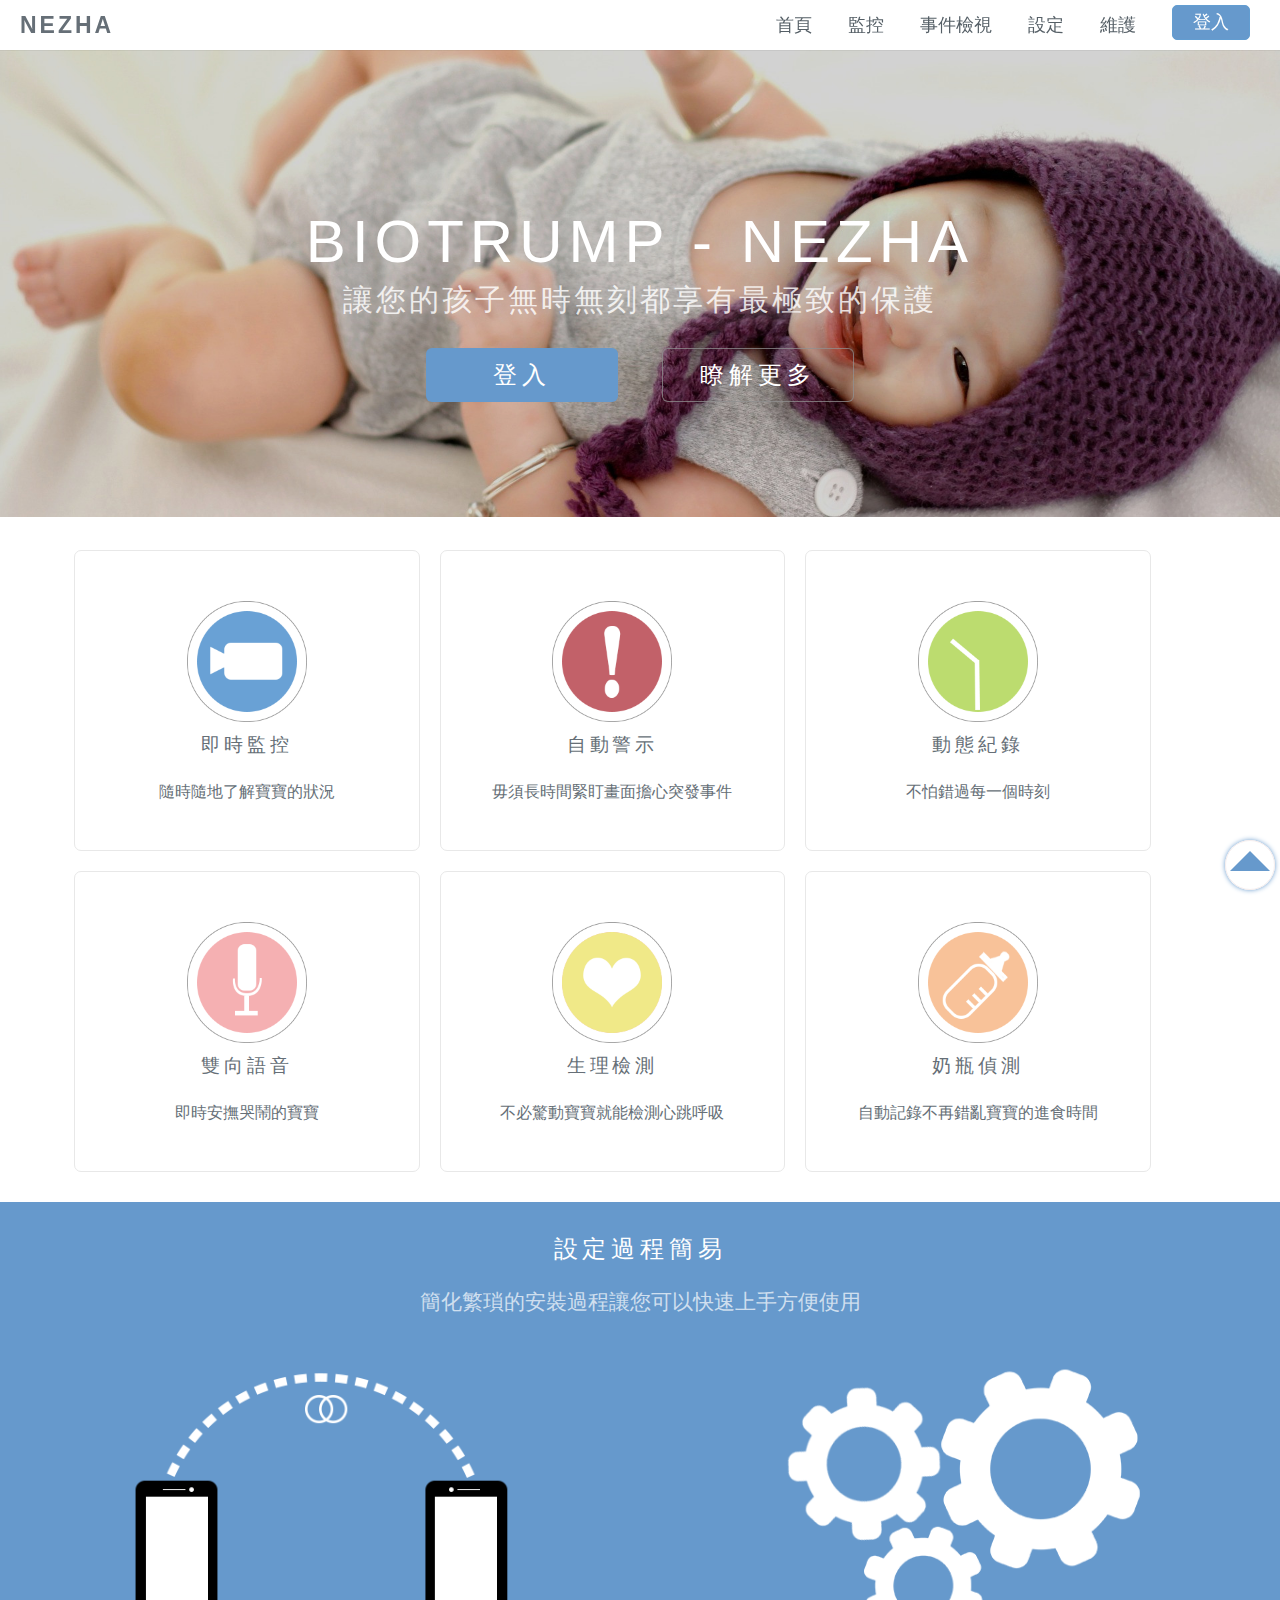
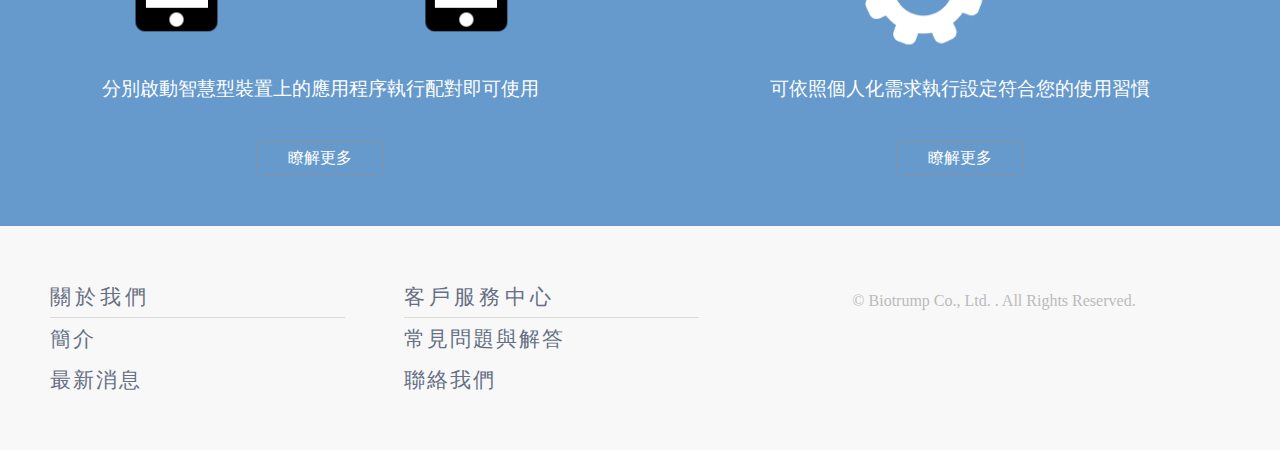
<file: index.html>
<!DOCTYPE html>
<html>
	<head>
		<title>NEZHA</title>
		<meta charset="utf-8">
		<meta name="viewport" content="width=device-width">
		<link rel="stylesheet" href="css/reset.css">
		<link rel="stylesheet" href="css/nav_footer.css">
		<link rel="stylesheet" href="css/index.css">
		<link rel="stylesheet" href="css/login.css">
		<script src="js/jquery-2.1.4.min.js"></script>
		<script src="js/jquery.validate.min.js"></script>
		<script src="js/iscroll-lite.js"></script>
		<script  src="js/index.js"></script>
		<script src="js/nav_footer.js"></script>
		<script src="js/setting.js"></script>

	</head>
	<body>
		<!-- header for mobile phone -->
	<div id="phone-nav">
		<img  id="phone-nav-icon" src="icon/nav-list.png">
		<nav class="wrapper">
			<ul id="phone-nav-list">
                       			<li><a href="index.html">首頁</a></li>
				<li><a href="Monitor.html">監控</a></li>
				<li><a href="#">事件檢視</a></li>
				<li ><a href="#" id="setting">設定</a>
					<ul id="setDetail">
						<li><a href="ImageSet.html">影像</a></li>
						<li><a href="CameraSet.html">攝影機</a></li>
						<li><a href="SoundSet.html">聲音</a></li>
						<li><a href="UserSet.html">使用者</a></li>
						<li><a href="Network.html">網路</a></li>
						<li><a href="EventSet.html">事件設定</a></li>
						<li><a href="TimeSet.html">時間</a></li>
					</ul>
				</li>
				<li><a href="#">維護</a></li>
				<li id="LoginButtom"><a href="#LoginBox" id="login">登入</a></li>
			</ul>
		</nav>
	</div>
	<!-- Header  for  more then 769px-->
	<header id="header" class="nav-fixed">
		<h1><a href="#">nezha</a></h1>
		<nav id="nav">
			<ul>
                  			<li><a href="index.html">首頁</a></li>
				<li><a href="Monitor.html">監控</a></li>
				<li><a href="#">事件檢視</a></li>
				<li ><a href="#" id="setting">設定</a>
					<ul id="setDetail">
						<div>
						     <li><a href="ImageSet.html" id="ImageSet">影像</a></li>
						     <li><a href="CameraSet.html" id="CameraSet">攝影機</a></li>
						     <li><a href="SoundSet.html" id="SoundSet">聲音</a></li>
						     <li><a href="UserSet.html" id="UserSet">使用者</a></li>
						     <li><a href="NetworkSet.html" id="NetworkSet">網路</a></li>
						     <li><a href="EventSet.html" id="EventSet">事件設定</a></li>
						     <li><a href="TimeSet.html" id="TimeSet">時間</a></li>
						</div>
					</ul>
				</li>
				<li><a href="#">維護</a></li>
				<li id="LoginButtom"><a href="#LoginBox" class="login">登入</a></li>
			</ul>
		</li>
			</ul>
		</nav>
	</header>
			<!-- fake header for banner img -->
			<header id="header">
				<h1><a href="#">nezha</a></h1>
				<nav id="nav">
					
				</nav>
			</header>
			<!--**************************************************-->
	<div id="pageContent">
		<!-- Banner -->
			<section id="banner">
				<img id="banner" src="img/index-banner01.jpg"> 
				<div class="inner cf">
					<h2>BIOTRUMP - nezha</h2>
					<p>讓您的孩子無時無刻都享有最極致的保護</p>
					<ul class="act">
					  <li><a href="#content" >登入</a></li>
					  <li class="more"><a href="#elements"  >瞭解更多</a></li>
					</ul>
				</div>
				<ul class="phone">
					  <li><a href="#content" >登入</a></li>
					  <li class="more"><a href="#elements"  >瞭解更多</a></li>
					</ul>
				</section>

		<!-- Content -->
			<section id="content" >
			<div class="container">
				<div class="box">
					<section class="function">
						<img src="icon/feature 1.png" width="120" height="121">
						<h3>即時監控</h3>
                           				<p>隨時隨地了解寶寶的狀況</p>
                          			</section>
				</div>
				<div class="box">
					<section class="function">
						<img src="icon/feature 2.png" width="120" height="121">
						<h3>自動警示</h3>
						<p>毋須長時間緊盯畫面擔心突發事件</p>
					</section>
				</div>
				<div class="box">
					<section class="function">
						<img src="icon/feature 3.png" width="120" height="121">
						<h3>動態紀錄</h3>
						<p>不怕錯過每一個時刻</p></section>
				</div>
				<div class="box">
					<section class="function">
						<img src="icon/feature 4.png" width="120" height="121">
						<h3>雙向語音</h3>
						<p>即時安撫哭鬧的寶寶</p>
				        	</section>
				</div>
				<div class="box">
					<section class="function">
						<img src="icon/feature 5.png" width="120" height="121">
						<h3>生理檢測</h3>
						<p>不必驚動寶寶就能檢測心跳呼吸</p>
				      	</section>
				</div>
				<div class="box">
					<section class="function">
						<img src="icon/feature 6.png" width="120" height="121">
						<h3>奶瓶偵測</h3>
						<p>自動記錄不再錯亂寶寶的進食時間</p>
					</section>
				</div>
			</div>
		</section>	
			
	<!-- introduce -->
		<section id="introduce">
			<div class="major">
				<h2>設定過程簡易</h2>
				<p>簡化繁瑣的安裝過程讓您可以快速上手方便使用</p>
			</div>
			<div class="container">
				<section class="sp1">
					<img src="icon/pair.png" alt="setting by phone" >
					<h3>分別啟動智慧型裝置上的應用程序執行配對即可使用</h3>
					<p><a href="#" class="button alt">瞭解更多</a></p>
				</section>

				 <section class="sp2">
					<img src="icon/gear.png" alt="" />
					<h3>可依照個人化需求執行設定符合您的使用習慣</h3>
					<p><a href="#" class="button alt">瞭解更多</a></p>
				</section>
			</div>
		</section>
	</div>
	<!-- Footer -->
		<footer id="footer">
			<section class="about_service">
				<div id="about">
					<h3>關於我們</h3>
					<h3><a href="#">簡介</a></h3>
					<h3><a href="#">最新消息</a></h3>
				</div>
				<div id="service">
					<h3>客戶服務中心</h3>
					<h3><a href="#">常見問題與解答</a></h3>
					<h3><a href="#">聯絡我們</a></h3>	
				</div>

				<div class="a2a_kit a2a_kit_size_32 a2a_default_style ">
				<div id="icon">
					<a class="a2a_dd" href="https://www.addtoany.com/share_save"></a>
					<a class="a2a_button_facebook"></a>
					<a class="a2a_button_twitter"></a>
					<a class="a2a_button_google_plus"></a>
					</div>
					<script type="text/javascript" src="http://static.addtoany.com/menu/page.js"></script>
				</div>
			</section>
			<div id="gotop" title="Go to Top">
				<a href="#"></a>
			</div>
			<section class="company">
				<P>© Biotrump Co.,  Ltd. . All Rights Reserved. </p>
			</section>
		</footer>
	<!--     login box    -->
	<div id="LoginBox">
		<img src="icon/close.png" id="close_buttom">
		<form method="post" class="sigin" action="#" id="signup">
			<fieldset  class="login-text">
				<label class="username">
					<span>Email</span>
					<input type="text" name="email" value="" id="email" autocomplete="on" placeholder="Email" class="email"  title="Please input your email.">
				</label>

				<label class="password">
					<span>Password</span>
					<input type="password" id="password" name="password" value="" placeholder="Password"  title="Please input your password.">
				</label>
				<input type="submit" value="Submit" id="submit" style="cursor:pointer">

				<p>
					<a class="ForgetPasswd" href="#">忘記密碼？</a>
				</p>
				<p><a class="Register" href="#">註冊</a></p>
			</fieldset>
		</form>
	</div>
	<div id="mask"></div>
	</body>
</html>
</file>
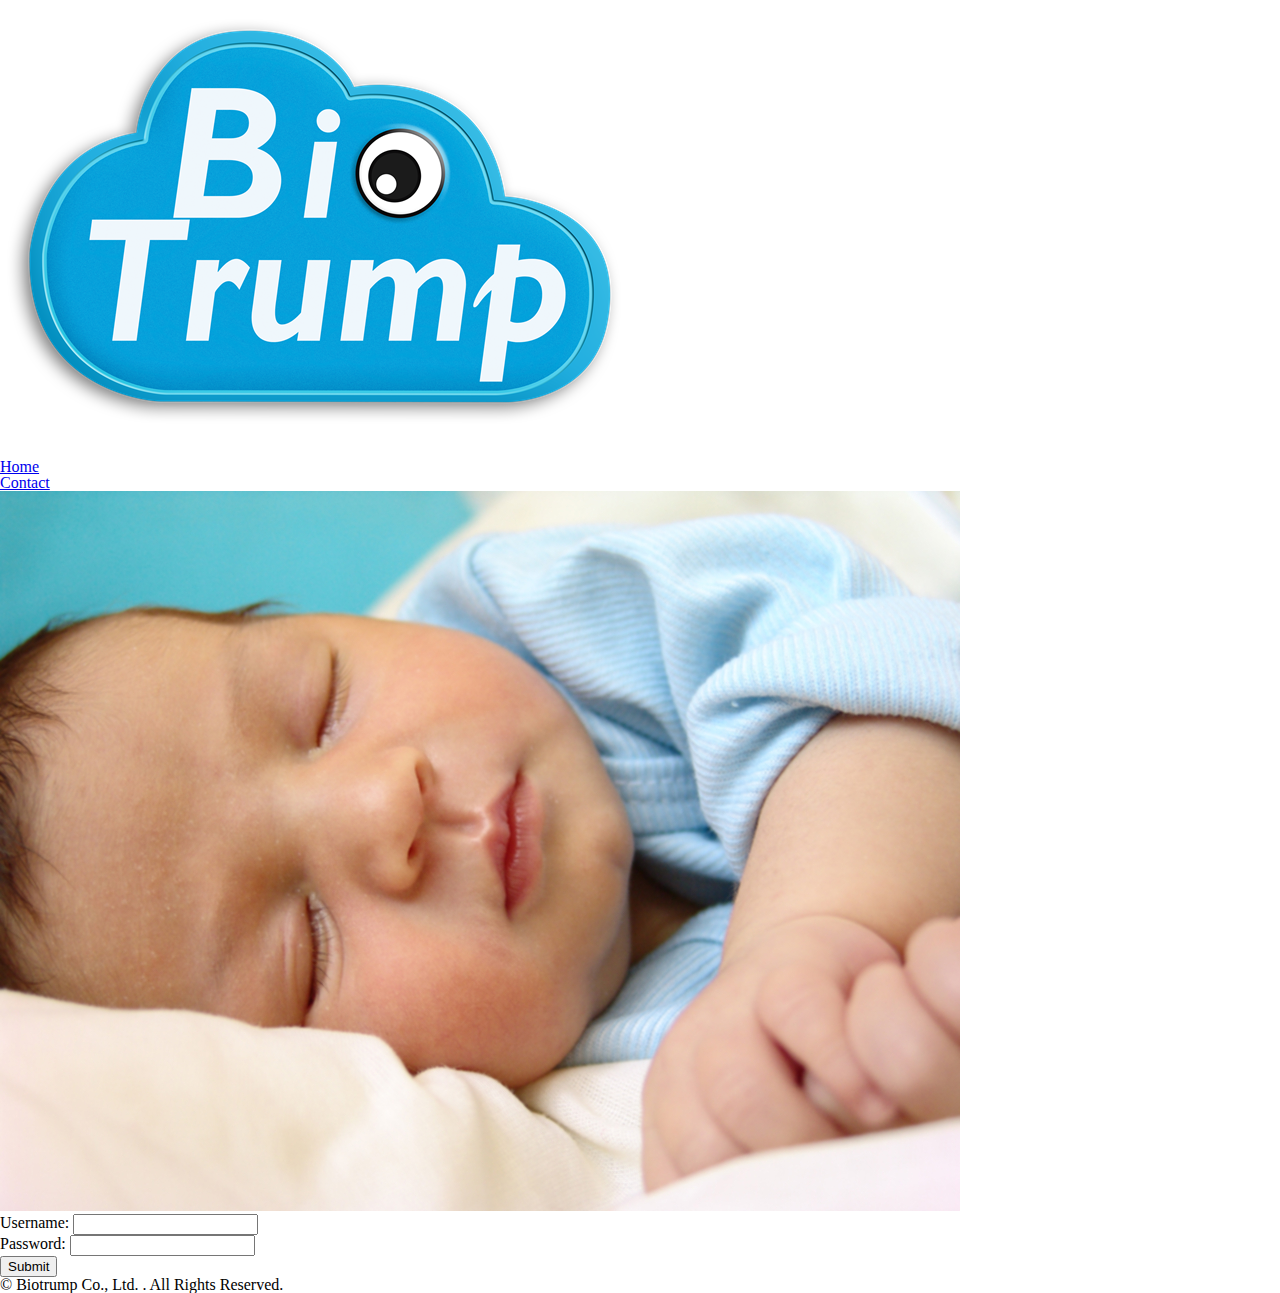
<file: login.html>
<!DOCTYPE html>
<html>
<head>
	<meta charset="utf-8">
	<meta name="viewport" content="width=device-width">
	<link rel="stylesheet" href="css/reset.css">
	<link rel="stylesheet" href="css/login.css">
	<title>Biotrump</title>
</head>
<body>
	<div>
		<header id="header" class="cf">
			<h1 ><img src="img/BIOTRUMP_LOGO.png" alt="Biotrump"></h1>
			<ul id="h_nav" class="cf">
				<li class="home"><a href="#">Home</a></li>
				<li class="contact"><a href="#">Contact</a></li>
			</ul>
		</header>
		<div id="content" class="cf">
			<img src="img/bg_login.jpg">
			<div id="login" class="cf">
			<form action="#" method="post" class="cf">
				<section>
				<label for="username">Username:</label>
				<input type="text" name="username" class="text_input" required="required">
				</section>
				<section>
				<label for="password">Password:</label>
				<input type="password" name="password" class="text_input" required="required">
				</section>
				 <input type="submit" value="Submit" id="submit"> 
			</form>
			</div>
		</div>
		<footer id="footer">
			<div>
				<p>© Biotrump Co.,  Ltd. . All Rights Reserved. </p>
			</div>
		</footer>
	</div>
	
</body>
</html>
</file>
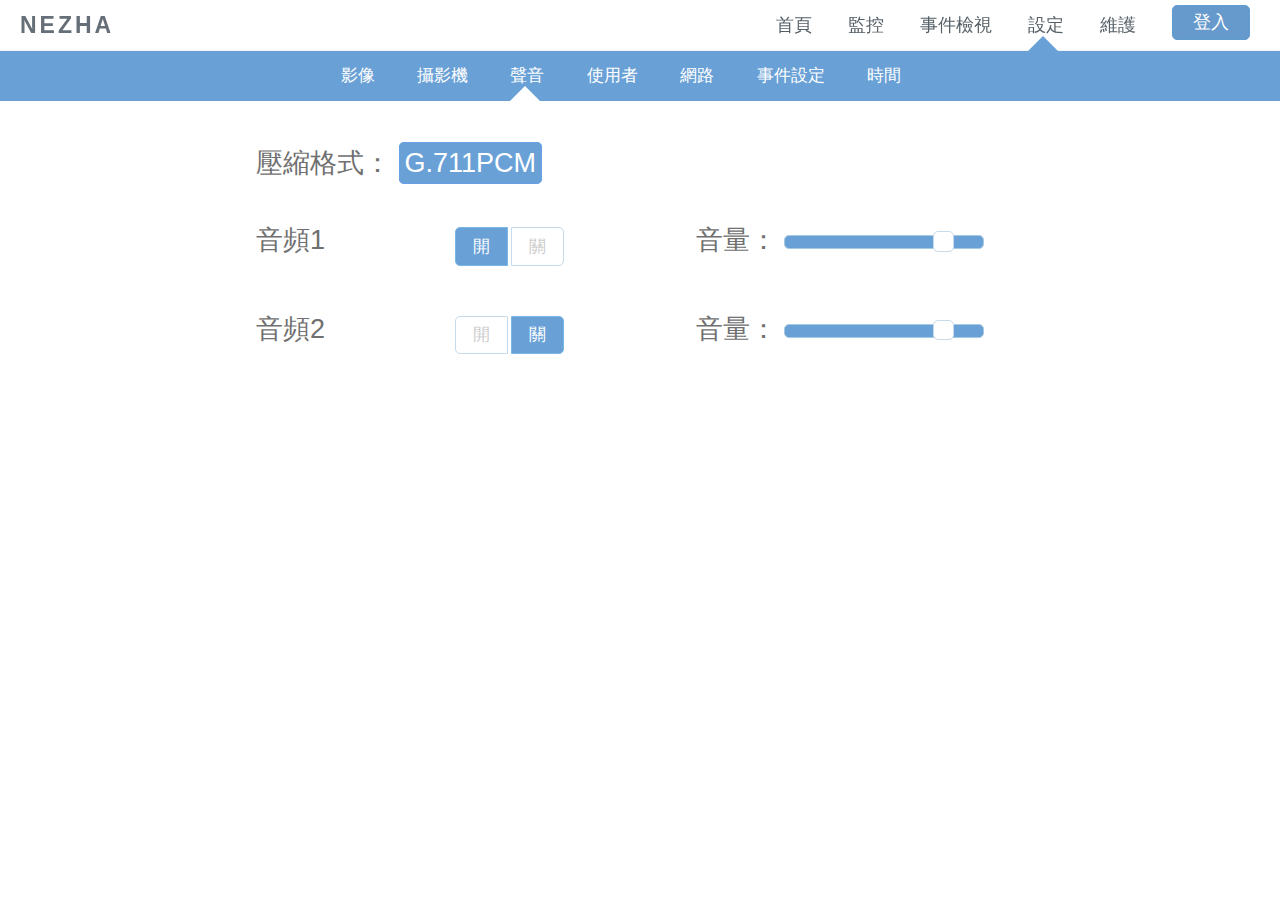
<file: SoundSet.html>
<!DOCTYPE html>
<html>
	<head>
		<title>NEZHA</title>
		<meta charset="utf-8">
		<meta name="viewport" content="width=device-width">
		<link rel="stylesheet" href="css/reset.css">
		<link rel="stylesheet" href="css/nav_footer.css">
		<link rel="stylesheet" href="css/jquery-ui.min.css"> 
		<link rel="stylesheet" href="css/SoundSet.css">
		<link rel="stylesheet" href="css/login.css">
		<script src="js/jquery-2.1.4.min.js"></script>
		<script src="js/jquery.validate.min.js"></script>
		<script src="js/iscroll-lite.js"></script>
		<script src="js/jquery-ui.min.js"></script> 
		<script src="js/jquery.ui.touch-punch.min.js"></script>
		<script src="js/nav_footer.js"></script>
		<script src="js/SoundSet.js"></script>
	</head>
	<body>
		<!-- header for mobile phone -->
	<div id="phone-nav">
		<img  id="phone-nav-icon" src="icon/nav-list.png">
		<nav class="wrapper">
			<ul id="phone-nav-list">
                       			<li><a href="index.html">首頁</a></li>
				<li><a href="Monitor.html">監控</a></li>
				<li><a href="#">事件檢視</a></li>
				<li ><a href="#" id="setting">設定</a>
					<ul id="setDetail">
						<li><a href="ImageSet.html">影像</a></li>
						<li><a href="CameraSet.html">攝影機</a></li>
						<li><a href="SoundSet.html">聲音</a></li>
						<li><a href="UserSet.html">使用者</a></li>
						<li><a href="Network.html">網路</a></li>
						<li><a href="EventSet.html">事件設定</a></li>
						<li><a href="TimeSet.html">時間</a></li>
					</ul>
				</li>
				<li><a href="#">維護</a></li>
				<li id="LoginButtom"><a href="#LoginBox" id="login">登入</a></li>
			</ul>
		</nav>
	</div>
	<!-- Header  for  more then 769px-->
	<header id="header" class="nav-fixed">
		<h1><a href="#">nezha</a></h1>
		<nav id="nav">
			<ul>
                  			<li><a href="index.html">首頁</a></li>
				<li><a href="Monitor.html">監控</a></li>
				<li><a href="#">事件檢視</a></li>
				<li ><a href="#" id="setting" class="pseudo">設定</a>
					<ul id="setDetail">
						<div>
						     <li><a href="ImageSet.html" id="ImageSet">影像</a></li>
						     <li><a href="CameraSet.html" id="CameraSet">攝影機</a></li>
						     <li><a href="SoundSet.html" id="SoundSet">聲音</a></li>
						     <li><a href="UserSet.html" id="UserSet">使用者</a></li>
						     <li><a href="NetworkSet.html" id="NetworkSet">網路</a></li>
						     <li><a href="EventSet.html" id="EventSet">事件設定</a></li>
						     <li><a href="TimeSet.html" id="TimeSet">時間</a></li>
						</div>
					</ul>
				</li>
				<li><a href="#">維護</a></li>
				<li id="LoginButtom"><a href="#LoginBox" class="login">登入</a></li>
			</ul>
		</li>
			</ul>
		</nav>
	</header>
	<!-- fake header for banner img -->
	<header id="header">
		<h1><a href="#">nezha</a></h1>
		<nav id="nav">				
		</nav>
	</header>
	<!--**************************************************-->

	<!--  Page content -->
	<div id="pageContent">
		<div id="SoundSetting">
			<img src="img/time_set.png">
			<p>
				<span>壓縮格式：</span>
				<span id="g711pcm">G.711PCM</span>
			</p>
			<div id="channel_1"> 
				<fieldset>
					<span>音頻1</span>
					<div>
						<input type="radio" name="switch1" id="on1" value="on" class="ui-helper-hidden-accessible" checked ></input>
						<label for="on1" >開</label>

						<input type="radio" name="switch1" id="off1" value="off" class="ui-helper-hidden-accessible" ></input>
						<label for="off1" >關</label>
					</div>
				</fieldset>
				<div class="SoundBar1">音量：
				<div class="SoundRange"  id="SoundRange1"></div> 
			<!--	<input type="range" value="80" id="SoundRange" name="SoundRange" class="ui-slider-horizontal"> -->
		<!--	#show value of sound slider. # 
				<span id="rg">80</span>
				<script type="text/javascript">
				function showValue(newValue){
				document.getElementById("rg").innerHTML=newValue;
				}
			</script>	-->
				</div>
			</div> 
			<div id="channel_2">
				<fieldset>
					<span>音頻2</span>
					<div>
						<input type="radio" name="switch2" id="on2" value="on" class="ui-helper-hidden-accessible" ></input>
						<label for="on2">開</label>

						<input type="radio" name="switch2" id="off2" value="off" class="ui-helper-hidden-accessible"  checked></input>
						<label for="off2" >關</label>
					</div>
				</fieldset>
				<div  class="SoundBar2">音量：
					<div class="SoundRange"  id="SoundRange2"></div> 
			<!--	<input type="range" value="80" id="SoundRange" name="SoundRange" class="ui-slider-horizontal">  -->
					</div>
			</div>
		</div>
	</div>
	</body>
</html>
</file>
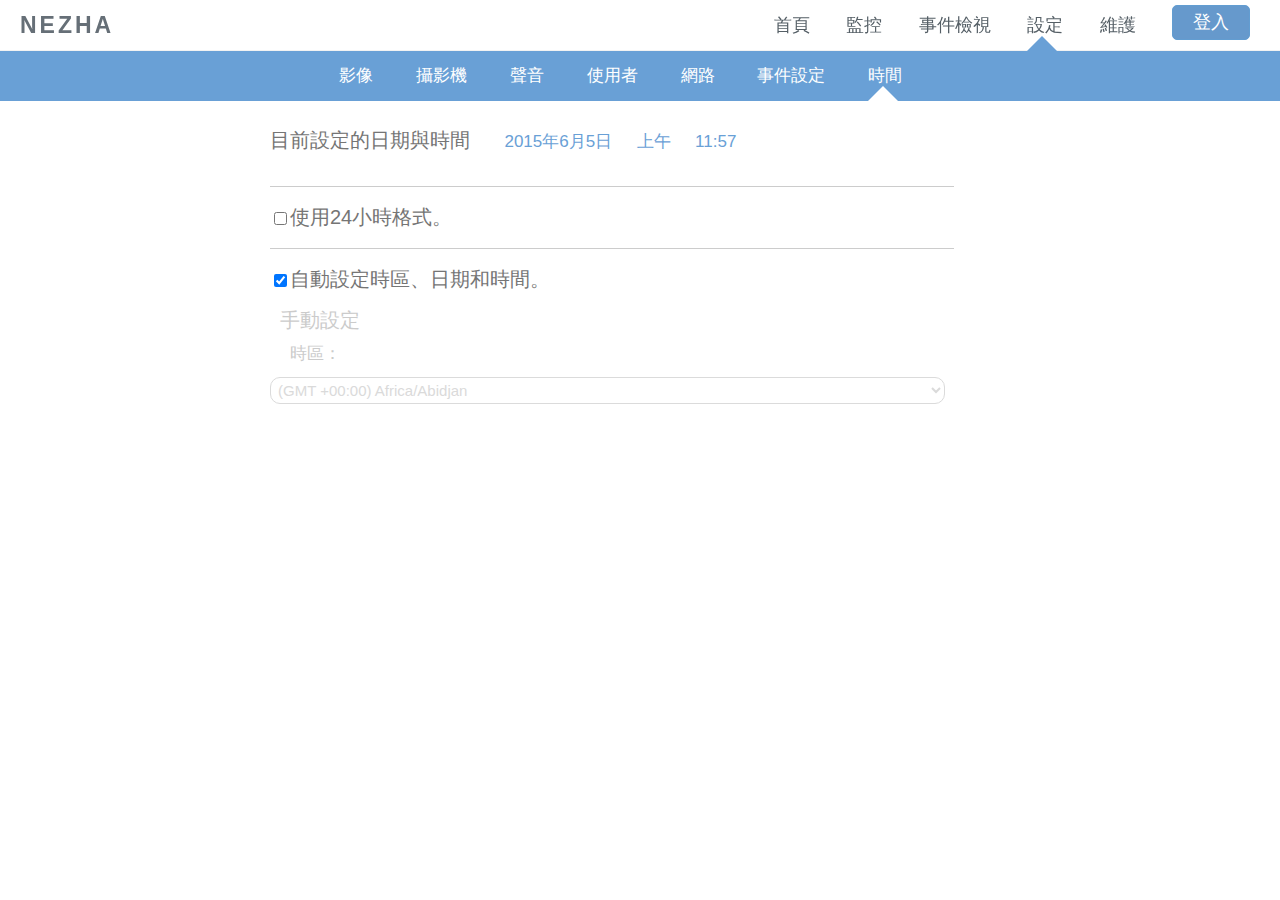
<file: TimeSet.html>
<!DOCTYPE html>
<html>
	<head>
		<title>NEZHA</title>
		<meta charset="utf-8">
		<meta name="viewport" content="width=device-width">
		<link rel="stylesheet" href="css/reset.css">
		<link rel="stylesheet" href="css/nav_footer.css">
		<link rel="stylesheet" href="css/jquery-ui.min.css"> 
		<link rel="stylesheet" href="css/TimeSet.css">
		<link rel="stylesheet" href="css/login.css">
		<script src="js/jquery-2.1.4.min.js"></script>
		<script src="js/iscroll-lite.js"></script>
		<script src="js/jquery-ui.min.js"></script> 
		<script src="js/nav_footer.js"></script>
		<script src="js/timezones.full.min.js"></script>
		<script src="js/TimeSet.js"></script>
	</head>
	<body>
		<!-- header for mobile phone -->
	<div id="phone-nav">
		<img  id="phone-nav-icon" src="icon/nav-list.png">
		<nav class="wrapper">
			<ul id="phone-nav-list">
                       			<li><a href="index.html">首頁</a></li>
				<li><a href="Monitor.html">監控</a></li>
				<li><a href="#">事件檢視</a></li>
				<li ><a href="#" id="setting">設定</a>
					<ul id="setDetail">
						<li><a href="ImageSet.html">影像</a></li>
						<li><a href="CameraSet.html">攝影機</a></li>
						<li><a href="SoundSet.html">聲音</a></li>
						<li><a href="UserSet.html">使用者</a></li>
						<li><a href="Network.html">網路</a></li>
						<li><a href="EventSet.html">事件設定</a></li>
						<li><a href="TimeSet.html">時間</a></li>
					</ul>
				</li>
				<li><a href="#">維護</a></li>
				<li id="LoginButtom"><a href="#LoginBox" id="login">登入</a></li>
			</ul>
		</nav>
	</div>
	<!-- Header  for  more then 769px-->
	<header id="header" class="nav-fixed">
		<h1><a href="#">nezha</a></h1>
		<nav id="nav">
			<ul>
                  			<li><a href="index.html">首頁</a></li>
				<li><a href="Monitor.html">監控</a></li>
				<li><a href="#">事件檢視</a></li>
				<li ><a href="#" id="setting" class="pseudo">設定</a>
					<ul id="setDetail">
						<div>
						     <li><a href="ImageSet.html" id="ImageSet">影像</a></li>
						     <li><a href="CameraSet.html" id="CameraSet">攝影機</a></li>
						     <li><a href="SoundSet.html" id="SoundSet">聲音</a></li>
						     <li><a href="UserSet.html" id="UserSet">使用者</a></li>
						     <li><a href="NetworkSet.html" id="NetworkSet">網路</a></li>
						     <li><a href="EventSet.html" id="EventSet">事件設定</a></li>
						     <li><a href="TimeSet.html" id="TimeSet">時間</a></li>
						</div>
					</ul>
				</li>
				<li><a href="#">維護</a></li>
				<li id="LoginButtom"><a href="#LoginBox" class="login">登入</a></li>
			</ul>
		</li>
			</ul>
		</nav>
	</header>
	<!-- fake header for banner img -->
	<header id="header">
		<h1><a href="#">nezha</a></h1>
		<nav id="nav">				
		</nav>
	</header>
	<!--**************************************************-->

	<!--  Page content -->
	<div id="pageContent">
		<div id="TimeSet">
			<div id="title"><img src="img/time_set.png"></div>
			<p>目前設定的日期與時間</p>
			<div id="yyyymmdd">2015年6月5日</div>
			<div id="apm">上午</div>
			<div id="HHMM">11:57</div>
			<br></br>
			<div id="use_24hr"><input type="checkbox" name="TimeSetting" value="24hr">使用24小時格式。</br></div>
			<div id="auto_setting"><input type="checkbox" name="TimeSetting" value="auto" id="auto" checked="checked">自動設定時區、日期和時間。</div>
			<form action="" name="timeset" method="post">
				<div class="manual">
					<p id="manualTimeZone">手動設定</p>
					<label for="timezone">時區：</label>
					<select name="timezone" class="timezone">
					</select>
				</div>
			</form>
		</div>
	</div>
	</body>
</html>
</file>
<file: css/nav_footer.css>
@charset "utf-8";
#mask{
	/*for click login button  than mask all we body*/
	display:none; 
	background: #000;
	position:fixed;
	left:0;
	top:0;
	z-index:999 ;
	width: 100%;
	height:100%;
	opacity:0.5; 
}
#header{
	display:none;
}
#phone-nav{
	background-color:rgb(89,87,86);
	width:50%;
	height:100%;
	position:fixed;
	top:0px;
	left:-50%;
	z-index: 10;
}
#phone-nav-icon{
	position:fixed;
	top:10px;
	left:10px;
	z-index: 10;
	cursor: pointer;
	display: block;
}
#phone-nav ul {
	position:absolute;
	top:0px;
	width: 100%;
	z-index: 100;
}
#phone-nav li {
	font-size:1.1em;
	letter-spacing: 0.1em;
	width: 100%;
	padding:0px 30px 0px 20px;
	
}
#phone-nav li a#login{
	background-color:#69a0d6;
	border:1px solid #69a0d6;
	border:0px;
	border-radius: 7px;
	text-align: center;
	padding:10px 20px;
	margin-top:10px;
}
#phone-nav li a{
	color:#fff;
	text-decoration: none;
	display:inline-block;
	width: 100%;
	padding:20px 20px;
	border-top: 1px solid rgb(147,142,142);
}
#phone-nav ul li:first-child a{
	border-top: 0px;
}
	/*-----------------------------------------------------
	level 2  of  setting detail in Nav.
	-------------------------------------------------------*/
	#phone-nav #setDetail{
		display: none;
		background-color:#595756;
		border: 1px solid #ccc;
		width: 100%;
		position: relative ;
		left:0px;
		font-size: 0.8em;
		border-radius: 5px;

	}
	#phone-nav #setDetail li{
		padding:0px;
	}
	#phone-nav #setDetail li a{
		padding:20px 10px;
		text-align: right;
		border-top:1px solid #ccc;
		text-align:center;
	}
	#phone-nav ul#setDetail li:first-child a{
		border-top:none;
	}
/*================================
footer
================================*/
footer#footer{
	width:100%;
	text-align: center;
	background-color: #F8F8F8;
}
footer#footer section.about_service{
	width:100%;
	margin:0px auto;
}
section.about_service div#about, section.about_service div#service{
	width:90%;
	margin:0px auto;
}

section.about_service div#about{
	border-bottom:1px solid #E8E8E8;
}
section.about_service h3{
	font-size:1.3em;
	color:#666F84;
	font-weight: normal;
	letter-spacing: 0.2em;
	padding: 20px 0 20px 0;
	clear:both;
}

section.about_service h3>a{
	text-decoration: none;
	letter-spacing: 0.1em;
	color:#6699CC;
}
section.company{
	width:100%;
	text-align: center;
	margin-bottom: 5px;
}
section.company p{
	font-size:1em;
	color:#BBBBBB;
	padding: 5px 5px;
	font-weight: normal;
}
section.company p a{
	color:#BBBBBB;
	padding-bottom: 5px;
}
div#gotop{
	position: fixed;
	width: 50px;
	height: 50px;
	right: 5px;
	bottom: 10px;
	border: 1px solid #F5EDED;
	border-radius: 100px;
	background-color: rgba(255,255,255,0.4);
	box-shadow: 0px 0px 5px #6699CC;	
}
div#gotop a{
	display: block;
	border-width: 20px;
	border-style: solid;
	-moz-border-top-colors: none;
	-moz-border-right-colors: none;
	-moz-border-bottom-colors: none;
	-moz-border-left-colors: none;
	border-image: none;
	border-right: 20px solid transparent;
	border-color: transparent transparent #6699CC;
	margin: -20% 9%;
}
/*==============================
Share
==============================*/

footer#footer section.about_service div.a2a_kit{
	width:100%;
}

footer#footer section.about_service div.a2a_kit div#icon{
	display: table;
	margin: 0px auto;
}

footer#footer section.about_service div.a2a_kit div#icon a{
	margin:0px  5px;
}
/*=========================================
after login success, The Navigator user account buttom
==========================================*/
#LRx_account_buttom img{
	display:none;
	margin-top: 20px;
	width:20px;
	height:20px;
	position:absolute;
}
#phone-nav li#LRx_account_buttom  a#account_name{
	color:#69a0d6;
	overflow: hidden;
	text-overflow:ellipsis;
	/*padding-left:23px;*/
}
	#phone-nav #AccountAndLogout{
		display:none; 
		background-color:#595756;
		border: 1px solid #ccc;
		width: 100%;
		position: relative;
		left:0px;
		font-size: 0.8em;
		border-radius: 5px;
	}
	#phone-nav #AccountAndLogout li {
		padding:0px;

	}
	#phone-nav #AccountAndLogout li:first-child a{
		border-top:none;
	}
	#phone-nav #AccountAndLogout li a{
		padding:20px 10px;
		text-align: right;
		border-top:1px solid #ccc;
		text-align:center;
	}

/****************************************
Tablet resolution:769px~960px;
****************************************/
@media only screen and (min-width:769px){
	#header{
		display:block;
	}
	#phone-nav{
		display:none;
	}
	#header.nav-fixed {
		position: fixed;
		background: #fff;
		left: 0;
		top: 0;
		color: #555f66;
		line-height: 50px;
		height: 50px;
		width: 100%;
		box-shadow: 0 0 1px 0 rgba(0, 0, 0, 0.3);
		z-index: 100;
	}

	#header h1 {
		font-family: Arial,sans-serif,Verdana;
		color: #666f77;
		left: 20px;
		margin: 0;
		padding: 0;
		position: absolute;
		top: 0;
		text-transform: uppercase;
		letter-spacing: 3px;
	}

	#header h1 a {
		font-size: 23px;
		text-decoration: none;
		color:#666f77;
	}

	#header nav {
		height: inherit;
		line-height: inherit;
		position: absolute;
		right: 30px;
		top: 0;
		vertical-align: middle;
	}

	#header nav > ul {
		list-style: none;
		margin: 0;
		padding-left: 0;
	}

	#header nav > ul > li {
		display: inline-block;
		margin-left: 2em;
	}
	#header nav > ul > li a.pseudo::before{
		content: "";
		position: absolute;
		border-width:0px 15px 15px 15px;
		border-style:solid;
		border-color:#69a0d6 transparent;
		bottom: -1px;
	}

	#header nav > ul > li a {
		-moz-transition: color 0.2s ease-in-out;
		-webkit-transition: color 0.2s ease-in-out;
		-o-transition: color 0.2s ease-in-out;
		-ms-transition: color 0.2s ease-in-out;
		transition: color 0.2s ease-in-out;
		color: #555f66;
		display: inline-block;
		text-decoration: none;
		font-size:18px;
	}

	#header nav > ul > li a:hover {
		color: #629DD1;
	}

	#header nav > ul > li:first-child {
		margin-left: 0;
	}

	#header nav > ul > li a.login {
		height: 35px;
		line-height: 28px; 
		margin-bottom: 0;
		padding: 2px 20px;
		position: relative;
		top: -3px;	
		/*vertical-align: middle;*/
		border-radius: 5px;
		border:1px solid #629DD1;
		background-color: #6699CC;
		color:#fff;
	}
	#header nav > ul > li a.login:hover {
		background-color: rgba(98, 157, 209, 0.85);
	}
	/*----------------------------------------------------------
		level 2  of  setting detail in Nav.
	-----------------------------------------------------------*/
	#nav #setDetail{
		display:none; 
		position:fixed;
		background-color:#69a0d6;
		width:100%;
		left:0px;
		text-align: center;
	}
	#nav #setDetail div{
		margin: 0px auto;
		height:100%;
	}

	#nav #setDetail li{
		-moz-transition: color 0.2s ease-in-out;
		-webkit-transition: color 0.2s ease-in-out;
		-o-transition: color 0.2s ease-in-out;
		-ms-transition: color 0.2s ease-in-out;
		transition: color 0.2s ease-in-out;
		margin-right:3%;
		display:inline;
		width: 50px;
		height:50px;
	}
	
	#nav #setDetail  div li a{
		color:#fff;
		font-size:17px;
	}

	#nav #setDetail div li a:hover{
		color:rgba(255,255,255,1);
	}

/*====================================
footer
=====================================*/
	footer#footer section.about_service{
		overflow: hide;
	}
	
	section.about_service div#about, section.about_service div#service{
		width:50%;
		float: left;
		text-align: left;
	}
	section.about_service div#service{
		border-bottom:  1px solid #E8E8E8;

	}
	section.about_service div#about h3, section.about_service div#service h3{
		margin-left:30%;
	}
	section.about_service div#about ul li, section.about_service div#service ul li{
		margin-left:30%;
	}
	
	section.about_service div.a2a_kit{
		clear:both;
		padding:10px 0px;

	}
	section.company p{
		display: inline;
		padding:10px 0px;
	}	
	/*=====================================
	after login success , The Navigator buttom
	=====================================*/
	#HRx_account_buttom img{
		float: left;
		margin:5px 10px;
		width:40px;
		height: 40px;
	}

	#HRx_account_buttom {
		max-width: 170px;
		max-height: 50px;
		text-align: center;
		float: right;
	}
	#header nav > ul > li#HRx_account_buttom a#account_name{
		max-height: 100%;
		width:110px;
		overflow: hidden;
		text-overflow:ellipsis;
	}
	#AccountAndLogout{
		display:none; 
		float: right;
		position: fixed;
		background-color:#FFF;
		border: 3px solid #ccc;
		width: 180px; 
		right:0px;
		top:50px;
	}
	#AccountAndLogout::before{
		content: "";
		position: absolute;
		top: -20px;
		right: 50px;
		border-width: 0px 20px 20px 20px;
		border-style: solid;
		border-color: #ccc transparent;
	}
	#AccountAndLogout::after
	{
		content: "";
		position: absolute;
		top: -15px;
		right: 55px;
		border-width: 0px 15px 15px 15px;
		border-style: solid;
		border-color: #fff transparent;
	}
	#AccountAndLogout li {
		margin:10px 15px;
		text-align: left;

	}

	#AccountAndLogout li:first-child{
		border-bottom:1px dotted #CCC;
	}
}

/***************************************
resolution over then 960px
***************************************/
@media only screen and (min-width: 961px){

	/*================================
	footer
	=================================*/
	footer#footer{
		width:100%;
		text-align: left;
		padding:50px;
		overflow: auto;
	}

	footer#footer section.about_service{
		margin-top:50px;
	}

	footer#footer section.about_service div#about,footer#footer section.about_service div#service,
	footer#footer section.about_service div.a2a_kit{
		line-height: 1px;
		border-bottom: 0px;
		border-left: 0px;
		width:25%;
		margin-right:5%;
	}

	footer#footer section.about_service div h3{
		margin:0px 0px;
	}

	footer#footer section.about_service div h3:nth-child(1){
		border-bottom: 1px solid rgba(144, 144, 144, 0.275);
	}

	footer#footer section.about_service div h3>a{
		color: #666F84;
	}
	footer#footer section.about_service div  h3>a:hover{
		text-decoration: underline;
	}

	footer#footer section.about_service div.a2a_kit{
		display:inline;
	}
}
</file>
<file: css/index.css>
@charset "utf-8";
/*====================
	banner
====================*/
section#banner{
	text-align: center;
}
section#banner div.inner{
	max-width:100%;
}
section#banner div.inner h2{
	position: relative;
	font-size: 30px;
	color:#fff;
	margin-top:-25%;
	text-transform: uppercase;
	margin-bottom:5px;
	font-family: Arial,sans-serif,Verdana;
	text-shadow: 0px 0px 20px #BDB8B8;
}
section#banner div.inner p{
	font-family: sans-serif,Arial,Verdana;
	font-size: 17px;
	color: rgba(255, 255, 255, 0.81);
	margin:5%  0px;
	text-shadow: 0px 0px 20px #BDB8B8;
}

section#banner img{
	width:100%;
	height:30%;
}

section#banner ul.act{
	display: none;
}
section#banner ul.phone{
	width:100%;
	overflow: auto;
	text-align: center;
	margin-bottom: 5px;
	margin-top:0px;
}
section#banner ul.phone li{
	float:left;
	vertical-align: middle;
	width:50%;
	
}
section#banner ul.phone li.more{
	border-left:1px solid #FFF
}
section#banner ul.phone li a{
	display: block;
	color:#fff;
	text-decoration: none;
	font-size:1.2em;
	padding:10px;
	letter-spacing: 7px;
	background-color: #629DD1;
}

/*=============================
Content  
=============================*/
section#content{
	width:100%;
	text-align: center;
	margin:50px 0px ;
}
section#content div.container{
	max-width: 90%;
	margin:0 auto;

}
section#content div.container div.box{
	border:1px solid #E8E8E8;
	border-radius: 7px;
	margin-bottom: 30px;
}
	section.function{
		margin:50px 0px;
	}

	section.function h3{
		font-size:1.2em;
		font-weight: normal;
		letter-spacing: 0.2em;
		color: #666F77;
		margin: 10px;

	}

	section.function p{
		font-size:1em;
		font-weight: normal;
		color: #666F77;
		margin-top: 30px;

	}
/*=============================
introduce
==============================*/
section#introduce{
	background-color: #6699CC;
	width: 100%;
	text-align: center;
}
section#introduce div.major{
	display: inline-block;
	margin:40px 0 10px 0;
}
	section#introduce div.major h2{
		font-size:1.5em;
		color:#fff;
		font-weight: normal;
		letter-spacing: 0.2em;
		margin: 25px 0px;
	}
	section#introduce div.major p{
		font-size:1.3em;
		color:rgba(255,255,255,0.7);
		font-weight: normal;
		margin: 15px 10px;
		line-height: 1.5em;
	}

section#introduce div.container{
	width:100%;
	padding-bottom: 20px;
}
section#introduce div.container section{
		width:100%;
		border-top:1px solid #C1CCCC;
	}
section#introduce div.container img{
	width:100%;
	margin-top:20px;
}
section#introduce div.container section h3{
	font-size:1.3em;
	color:#fff;
	font-weight: normal;
	margin: 20px 10px  0px 10px;
	line-height: 1.5em;
}
	div.container section a{
		text-decoration: none;
		display: block;
		margin:15px auto;
		font-size: 1em;
		max-width:30%;
		box-shadow: 0px 0px 0px 1px rgba(144, 144, 144, 0.75) inset;
		padding: 10px;
		border-radius: 5px;
		color: #fff;
		font-weight: normal;
		background-color: #6699CC;
	}

/****************************************
Tablet resolution:769px~960px;
****************************************/
@media only screen and (min-width:769px){
	/*======================================
		banner
	========================================*/
	#pageContent{
		position:relative;
		top:50px;
	}
	ul.phone{
		display: none;
	}	
	
	section#banner div.inner ul.act{
		display: inline-block;
		width:100%;
	}
	section#banner div.inner h2{
		font-size:40px;
		font-weight: normal;
		letter-spacing: 0.1em;
	}

	section#banner div.inner p{
		font-size: 23px;
		font-weight: normal;
		margin:10px 0px;
	}
	section#banner ul.act li{
		display: inline-block;
		vertical-align: middle;
		width: 20%;
		margin: 20px 20px;
		background-color: #6699CC;
		border-radius: 6px;
		
	}

	section#banner ul.act li.more{
		background-color:rgba(255,255,255,0);
		box-shadow: 0px 0px 0px 1px rgba(144, 144, 144, 0.75) inset;
	}
		
	section#banner ul.act li a{
		display: block;
		color:#fff;
		text-decoration: none;
		letter-spacing: 0.1em;
		font-size: 1.3em;
		width:100%;
		padding:15px 0px;
		z-index: 10;
	}

	section#banner ul.act li.more:hover{
		background-color:rgba(255,255,255, 0.2);
		/*box-shadow: 0px 0px 0px 1px rgba(144, 144, 144, 0.75) inset;*/
	}
/*===================================
Content
===================================*/
	section#content{
		overflow: auto;
		margin:0px 0px;
	}
	section#content div.container{
		margin-top:5%;
	}
	section#content  div.container div.box{
		width:40%;
		float: left;
		margin:0px 5% 5% 5%;
	}
/*=================================
introduce
=================================*/
	section#introduce{
		overflow: auto;
	}
	section#introduce div.major{
		margin:10px 0px 10px;
	}
	section#introduce div.container section{
		float:left;
		width:50%;
	}
	section#introduce div.container section h3{
		font-size: 1.2em;
		height:50px;
	}
	section#introduce div.container section{
		border: 0px;
	}

}

/***************************************
resolution over then 960px
***************************************/
@media only screen and (min-width: 961px){

	/*======================================
		banner
	========================================*/
	section#banner div.inner h2{
		font-size: 60px;
		font-weight:normal;
		margin-top:-24%;
		letter-spacing: 0.1em;
		margin-bottom:1%;
		text-shadow: 0px 0px 30px #BDB8B8;
	}

	section#banner div.inner p{
		font-size: 30px;
		letter-spacing: 0.1em;
		margin-bottom: 1%;
	}
	section#banner ul.phone{
		display:none;
	}
	section#banner ul.act{
		list-style: none;
		margin-right: auto;
		max-width: 960px;
		margin-left: auto;
	}

	section#banner ul.act li{
		max-width: 300px;
		margin-top: 20px;
	}
		
	section#banner ul.act li a{
		letter-spacing: 5px;
		font-size: 1.5em;
	}

	section#banner ul.act li:hover{
		transition:0.5s;
		background-color:#76A9D7;
	}
	section#banner ul.act li.more:hover{
		transition:0.5s;
		background-color:rgba(144, 144, 144, 0.7);
	}
/*====================================
Content
====================================*/
	section#content{
		margin-bottom:20px;
	}
	section#content div.container{
		margin-top:20px;
	}
	section#content  div.container div.box{
		max-width:30%;
		margin:10px ;
	}
/*=================================
introduce
=================================*/
section#introduce div.container a{
	max-width:20%;
	margin-bottom:50px;
}
section#introduce div.container section p a:hover{
	transition:0.5s;
	background-color: rgba(255,255,255, 0.27);
}
}
</file>
<file: css/login.css>
@charset "utf-8";
/*=================================
Login box
===================================*/
#LoginBox{
	display:none; 
	background:#fff;
	padding:10px;
	border:2px solid #ddd;
	float:left;
	position:fixed;
	top:50%;
	left:50%; 
	z-index:9999;
	box-shadow: 0px 0px 20px #999;
	border-radius: 3px 3px 3px 3px;
}
#LoginBox>img {
	float:right;
	margin-top:-26px;
	margin-right:-26px;
	cursor: pointer;
}
fieldset{
	border:none;
}

form.sigin .login-text label{
	display:block;
	padding-bottom: 15px;
}

form.sigin .login-text span{
	display: block;
}

form.sigin p, form.sigin span{
	color:rgb(137,137,137);
	font-size:14px;
	line-height: 20px;
}

form.sigin .login-text input{
	background:rgb(238,238,238);
	border-top: none;
	border-left:none;
	border-right: none;
	border-bottom: 1px  solid rgb(105,160,214);
	color:rgb(137,137,137);
	border-radius: 3px 3px 3px 3px;
	font: 14px Arial,Helvetica, sans-serif;
	padding: 6px 6px 4px;
	width:300px;
}
form.sigin input#submit{
	background:#72B5DC;
	border-radius: 4px;
	color:#fff;
	display:inline-block;
	padding:6px 6px 4px;
	margin-top:10px;
	margin-bottom: 10px;
	font: 14px;
	width: 300px;
}

form.sigin input#submit:hover{
	background:-moz-linear-gradient(center top, #72B5DC,#6699cc );
	background:-webkit-linear-gradient(center top , #72B5DC, #6699cc  );
	background:-o-linear-gradient(center top, #72B5DC, #6699cc );
	background:linear-gradient(center top , #72B5DC, #6699cc );
}

form.sigin p a.ForgetPasswd{
	color:#69a0d6;
	text-decoration: none;
	font-weight: bold;
	float: left;
}
form.sigin p a.Register{
	color:#69a0d6;
	text-decoration: none;
	font-weight: bold;
	float: right;
}
/*=====================================
login box error message
=====================================*/
label.error{
	color:red;
	font-size:13px;
}
</file>
<file: css/SoundSet.css>
@charset "utf-8";
#pageContent #SoundSetting{
	width:100%;
	font-family: Arial,Verdana,sans-serif;
	font-size: 17px;
	margin:10px auto;
}
#pageContent #SoundSetting img{
	display: block;
	margin:10px auto;

}
#pageContent #SoundSetting >p{
	margin-top:30px;
	padding-bottom: 30px;
	border-bottom: 1px solid #ccc;
	width:100%;
}
#pageContent #SoundSetting > p span:first-child{
	margin-left:10%;
}
#g711pcm{
	color:#fff;
	background-color: #69a0d6;
	border:1px solid #68A1E8;
	border-radius: 5px;
	padding:5px;
	float: right;
	right: 10%;
	position:relative;
	
}
#channel_1, #channel_2{
	margin:30px auto;
	padding-bottom: 30px;
	border-bottom: 1px solid #ccc;
}
#channel_1 >fieldset  span:first-child , #channel_2 >fieldset  span:first-child{
	margin-left:10%;
}
fieldset > div , .SoundRange{
	position:relative;
	float: right;
	right:10%;
}
.SoundBar1 ,.SoundBar2{
	margin-left:10%;
	margin-top:20px;
}
.ui-slider-horizontal{
	width:50%;
	display: inline-block;
	background:#69a0d6;
}
.SoundRange .ui-state-active{
	background:#ffffff !important;
}
@media only screen and (min-width:769px){

	/*show setting level 2  selection */
	#nav #setDetail{
		display:block;
	}

	#SoundSet::before{
		content:"";
		position:absolute;
		border-style:solid;
		border-color:#fff transparent;
		border-width:0px 15px 15px 15px;
		bottom:0px;
	}
	/*=======================*/
	#pageContent{
		top:50px;
		position: relative;
	}
	#pageContent #SoundSetting img{
	display: none;
	margin:10px auto;

	}
	#pageContent #SoundSetting >p{
		padding:0px;
		border:0px;
	}
	
	#pageContent #SoundSetting{
		width:100%;
		margin:10px auto;
		top: 70px;
		position: relative;
		font-size: 27px;
		color:#707070;
		text-align: left;
	}
	#g711pcm{
	float: none;
	position:static;
	}
	#pageContent #SoundSetting img{
		text-align: left;
		margin-bottom:20px;
		margin-left:10px;
	}
	#channel_1,#channel_2 {
		margin:50px 0px 0px 0px;
		padding:0px;
		border:0px;
	}
	fieldset {
		width:35%;
		display:inline;
		right:0px;
		float: none;
		margin-left:10%;
	}
	#channel_1 >fieldset  span:first-child , #channel_2 >fieldset  span:first-child{
		margin:0;
	}
	.SoundBar1 ,  .SoundBar2{
		width:40%;
		display:inline;
	}
	.SoundRange{
		float: none;
		right:0;
	}
	.ui-slider-horizontal{
		width:200px;
		display: inline-block;
		background:#69a0d6;
	} 

}

@media only screen and (min-width:961px){
	#pageContent #SoundSetting{
		width:960px;
		margin:10px auto;
		top: 70px;
		position: relative;
		font-size: 27px;
		color:#707070;
		text-align: left;
	}
}
</file>
<file: css/TimeSet.css>
@charset "utf-8";
*{
	font-family:Arial,Verdana,sans-serif;
}
/*Title's image*/
#title{
	width:100%;
	overflow: auto;
}
#title > img{
	display:block;
	margin:10px 20px 10px;
	float:right;
}

/* Time and date now*/
p{
	font-size:20px;
	margin:10px;
	color:#757575;
	font-size: 20px;
}
#yyyymmdd,#apm , #HHMM{
	margin:10px 0px 10px 20px;
	font-size:17px;
	display:inline;
	color:#69a0d6;
}

/* check box */
#auto_setting , #use_24hr {
	font-size:20px;
	margin:10px;
	width:90%;
	color:#757575;
}
	#use_24hr{
		border-top:1px solid #ccc;
		padding-top:10px;
	}
	#auto_setting{
		border-top:1px solid #ccc;
		padding-top:10px;
	}

/* Manual */
form{
	margin-top:20px;
	margin-left:10px;
	font-size:20px;
	color:#757575;
}
#manualTimeZone{
	margin-bottom:10px;
	color:#CBCBCB;
}
.manual label {
	display:block;
	margin-top:15px;
	margin-left:20px;
	margin-bottom: 15px;
	font-size:17px;
	color:#CBCBCB;
}
option{
	width:85%;
	color:#757575;
}
select{
	width:90%;
	background-color:#fff;
	color:#CBCBCB;
	border:1px solid #ccc;
	padding:3px;
	font-size:15px;
	border-radius: 10px;
}

@media only screen and (min-width:769px){

	/*--- link of setting navigator ----*/
	#nav #setDetail{
		display:block;
	}


	#pageContent{
		top:130px;
		position: relative;
	}
		

	/*----  hide image ---*/
	#title{
		display:none;
	}

	/*--- white trigger on 2's nav  ---*/
	#TimeSet::before{
		content:"";
		position:absolute;
		border-style:solid;
		border-color:#fff transparent;
		border-width:0px 15px 15px 15px;
		bottom:0px;
	}


	/*---- time and date now ----*/
	p{
		width:300px;
		display:inline;
	}


	#auto_setting , #use_24hr{
		margin-top:20px;
		margin-bottom: 20px
	}
		#use_24hr{
			padding-top:20px;
		}	
		#auto_setting{
			padding-top:20px;
		}
}

@media only screen and (min-width:961px){
	#pageContent{
		width:760px;
		margin:0px auto;
	}
}
</file>
